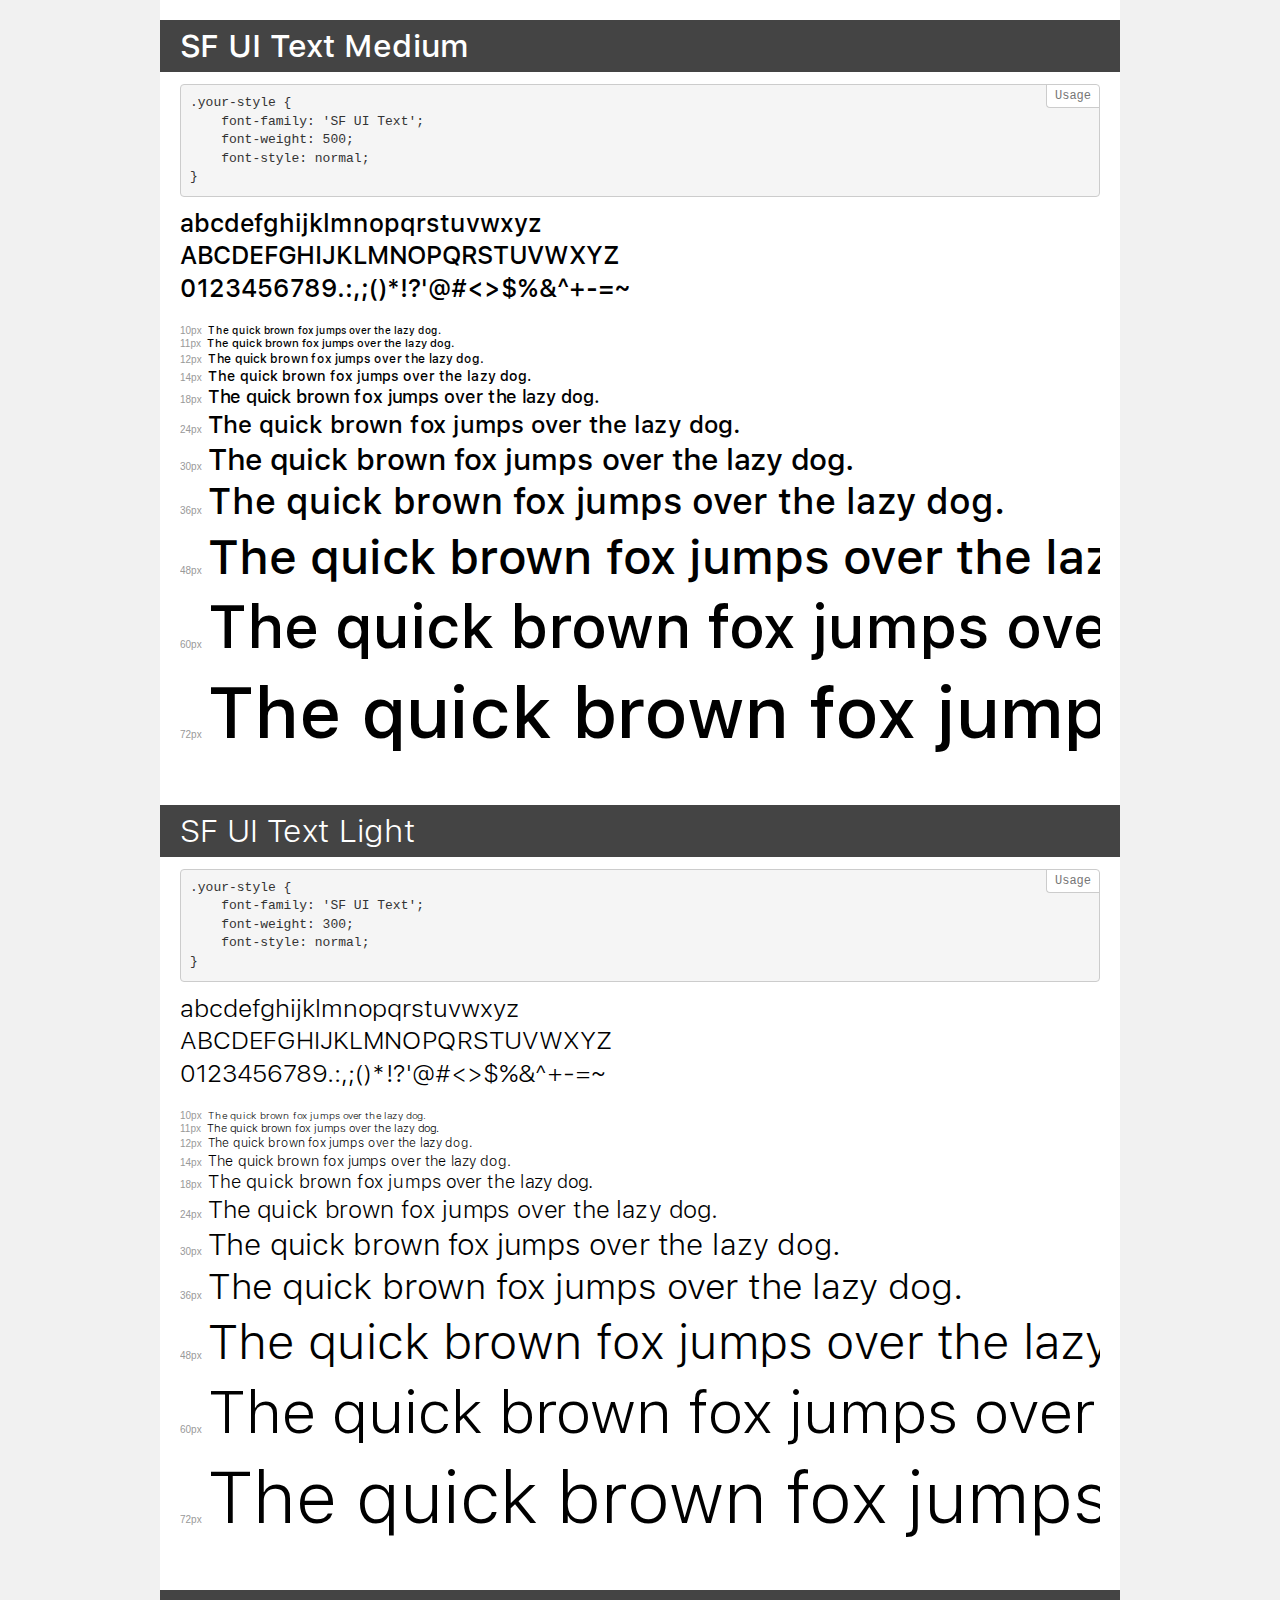
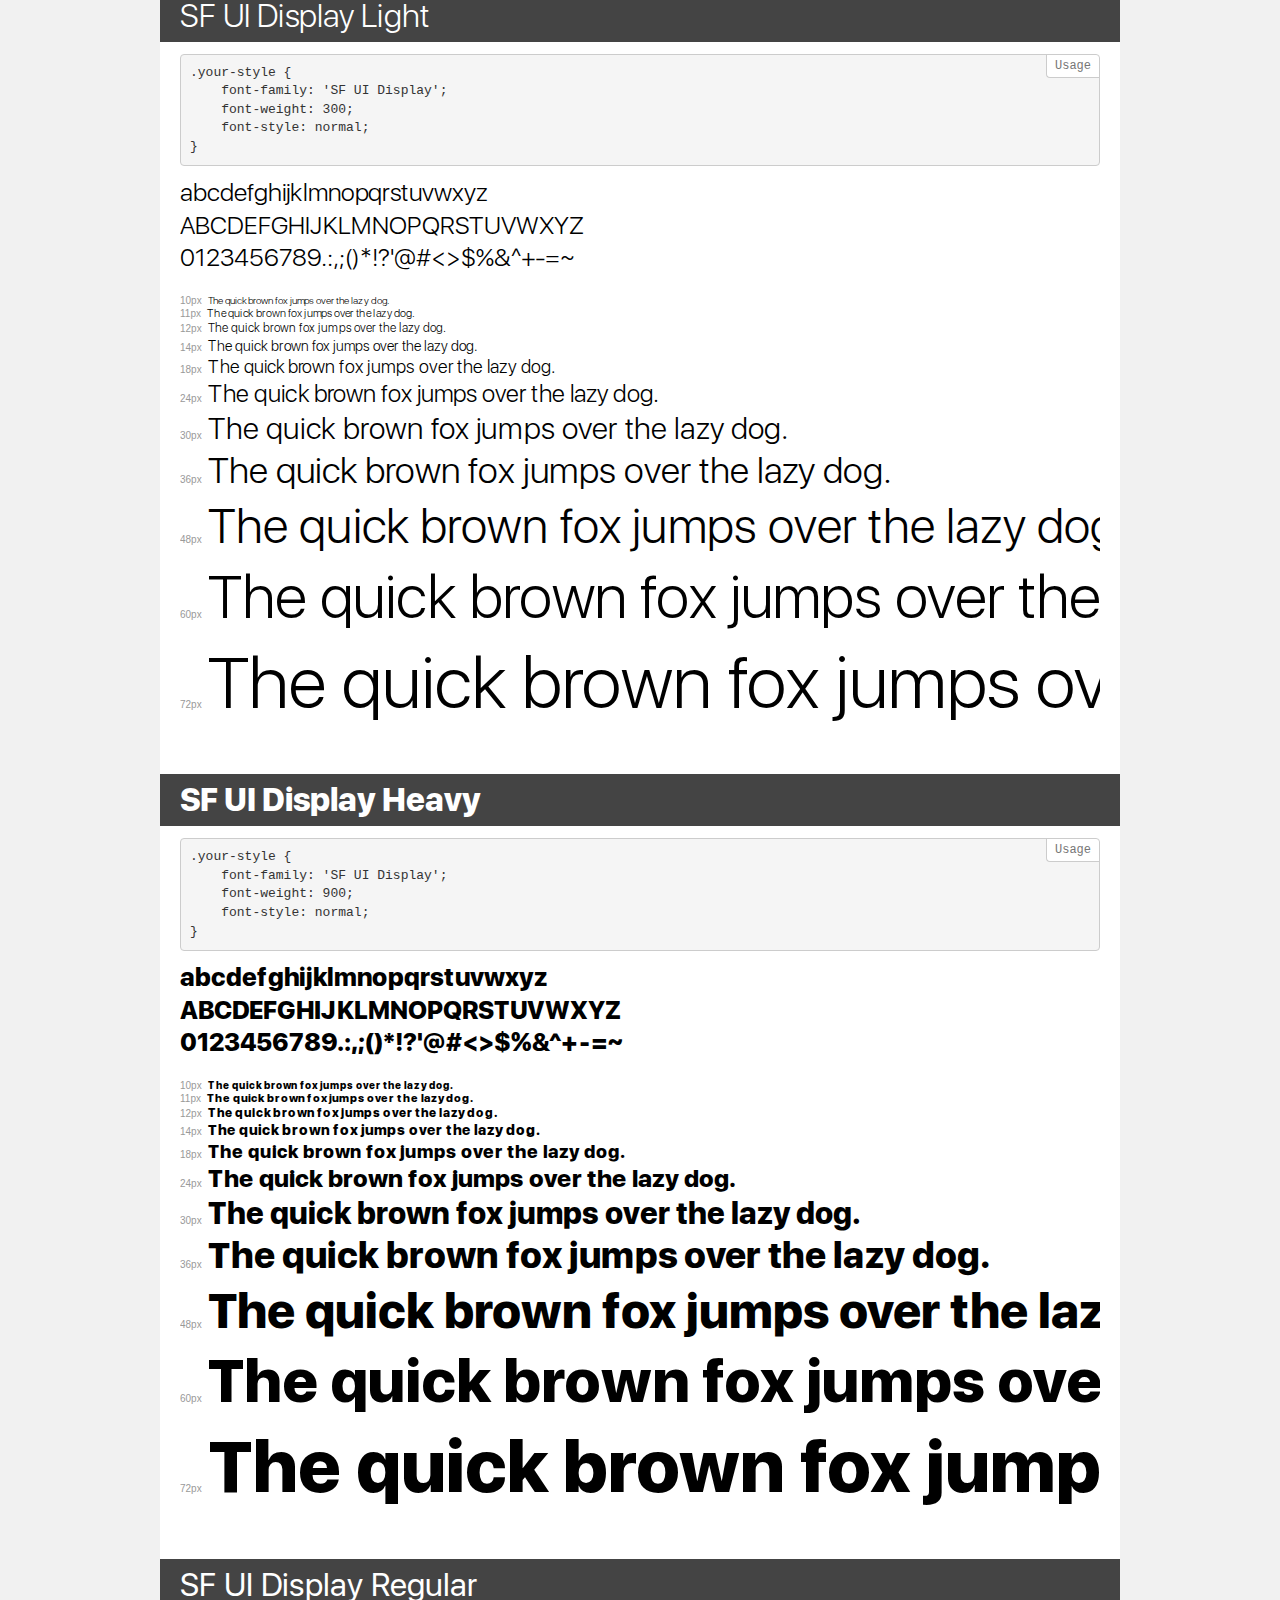
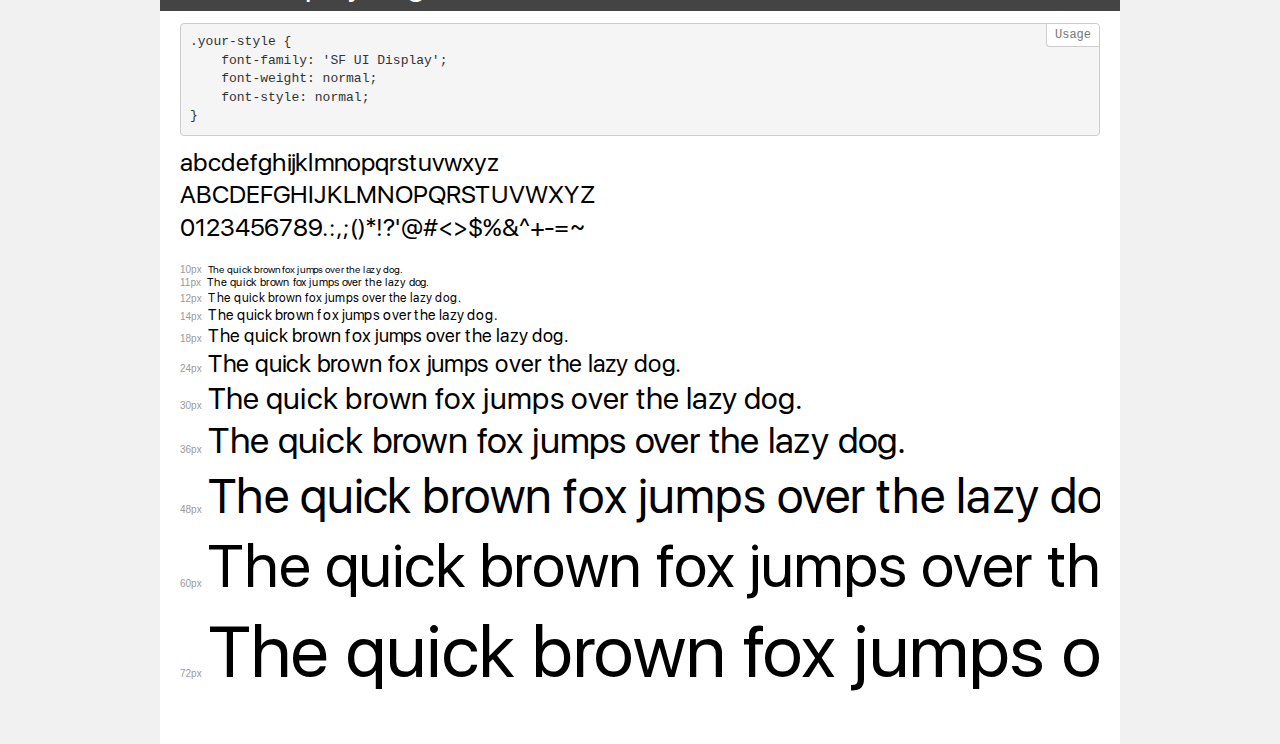
<file: fonts/demo.html>
<!DOCTYPE html>
<html>
<head>
    <meta charset="utf-8">
    <meta http-equiv="X-UA-Compatible" content="IE=edge">
    <meta name="viewport" content="width=device-width, initial-scale=1">
    <meta name="robots" content="noindex, noarchive">
    <meta name="format-detection" content="telephone=no">
    <title>Transfonter demo</title>
    <link href="stylesheet.css" rel="stylesheet">
    <style>
        /*
        http://meyerweb.com/eric/tools/css/reset/
        v2.0 | 20110126
        License: none (public domain)
        */
        html, body, div, span, applet, object, iframe,
        h1, h2, h3, h4, h5, h6, p, blockquote, pre,
        a, abbr, acronym, address, big, cite, code,
        del, dfn, em, img, ins, kbd, q, s, samp,
        small, strike, strong, sub, sup, tt, var,
        b, u, i, center,
        dl, dt, dd, ol, ul, li,
        fieldset, form, label, legend,
        table, caption, tbody, tfoot, thead, tr, th, td,
        article, aside, canvas, details, embed,
        figure, figcaption, footer, header, hgroup,
        menu, nav, output, ruby, section, summary,
        time, mark, audio, video {
            margin: 0;
            padding: 0;
            border: 0;
            font-size: 100%;
            font: inherit;
            vertical-align: baseline;
        }
        /* HTML5 display-role reset for older browsers */
        article, aside, details, figcaption, figure,
        footer, header, hgroup, menu, nav, section {
            display: block;
        }
        body {
            line-height: 1;
        }
        ol, ul {
            list-style: none;
        }
        blockquote, q {
            quotes: none;
        }
        blockquote:before, blockquote:after,
        q:before, q:after {
            content: '';
            content: none;
        }
        table {
            border-collapse: collapse;
            border-spacing: 0;
        }
        /* common styles */
        body {
            background: #f1f1f1;
            color: #000;
        }
        .page {
            background: #fff;
            width: 920px;
            margin: 0 auto;
            padding: 20px 20px 0 20px;
            overflow: hidden;
        }
        .font-container {
            overflow-x: auto;
            overflow-y: hidden;
            margin-bottom: 40px;
            line-height: 1.3;
            white-space: nowrap;
            padding-bottom: 5px;
        }
        h1 {
            position: relative;
            background: #444;
            font-size: 32px;
            color: #fff;
            padding: 10px 20px;
            margin: 0 -20px 12px -20px;
        }
        .letters {
            font-size: 25px;
            margin-bottom: 20px;
        }
        .s10:before {
            content: '10px';
        }
        .s11:before {
            content: '11px';
        }
        .s12:before {
            content: '12px';
        }
        .s14:before {
            content: '14px';
        }
        .s18:before {
            content: '18px';
        }
        .s24:before {
            content: '24px';
        }
        .s30:before {
            content: '30px';
        }
        .s36:before {
            content: '36px';
        }
        .s48:before {
            content: '48px';
        }
        .s60:before {
            content: '60px';
        }
        .s72:before {
            content: '72px';
        }
        .s10:before, .s11:before, .s12:before, .s14:before,
        .s18:before, .s24:before, .s30:before, .s36:before,
        .s48:before, .s60:before, .s72:before {
            font-family: Arial, sans-serif;
            font-size: 10px;
            font-weight: normal;
            font-style: normal;
            color: #999;
            padding-right: 6px;
        }
        pre {
            display: block;
            position: relative;
            padding: 9px;
            margin: 0 0 10px;
            font-family: Monaco, Menlo, Consolas, "Courier New", monospace !important;
            font-size: 13px;
            line-height: 1.428571429;
            color: #333;
            font-weight: normal !important;
            font-style: normal !important;
            background-color: #f5f5f5;
            border: 1px solid #ccc;
            overflow-x: auto;
            border-radius: 4px;
        }
        pre:after {
            display: block;
            position: absolute;
            right: 0;
            top: 0;
            content: 'Usage';
            line-height: 1;
            padding: 5px 8px;
            font-size: 12px;
            color: #767676;
            background-color: #fff;
            border: 1px solid #ccc;
            border-right: none;
            border-top: none;
            border-radius: 0 4px 0 4px;
            z-index: 10;
        }
        /* responsive */
        @media (max-width: 959px) {
            .page {
                width: auto;
                margin: 0;
            }
        }
    </style>
</head>
<body>
<div class="page">
    <div class="demo" style="font-family: 'SF UI Text'; font-weight: 500; font-style: normal;">
        <h1>SF UI Text Medium</h1>
        <pre>.your-style {
    font-family: 'SF UI Text';
    font-weight: 500;
    font-style: normal;
}</pre>
        <div class="font-container">
            <p class="letters">
                abcdefghijklmnopqrstuvwxyz<br>
ABCDEFGHIJKLMNOPQRSTUVWXYZ<br>
                0123456789.:,;()*!?'@#<>$%&^+-=~
            </p>
            <p class="s10" style="font-size: 10px;">The quick brown fox jumps over the lazy dog.</p>
            <p class="s11" style="font-size: 11px;">The quick brown fox jumps over the lazy dog.</p>
            <p class="s12" style="font-size: 12px;">The quick brown fox jumps over the lazy dog.</p>
            <p class="s14" style="font-size: 14px;">The quick brown fox jumps over the lazy dog.</p>
            <p class="s18" style="font-size: 18px;">The quick brown fox jumps over the lazy dog.</p>
            <p class="s24" style="font-size: 24px;">The quick brown fox jumps over the lazy dog.</p>
            <p class="s30" style="font-size: 30px;">The quick brown fox jumps over the lazy dog.</p>
            <p class="s36" style="font-size: 36px;">The quick brown fox jumps over the lazy dog.</p>
            <p class="s48" style="font-size: 48px;">The quick brown fox jumps over the lazy dog.</p>
            <p class="s60" style="font-size: 60px;">The quick brown fox jumps over the lazy dog.</p>
            <p class="s72" style="font-size: 72px;">The quick brown fox jumps over the lazy dog.</p>
        </div>
    </div>
    <div class="demo" style="font-family: 'SF UI Text'; font-weight: 300; font-style: normal;">
        <h1>SF UI Text Light</h1>
        <pre>.your-style {
    font-family: 'SF UI Text';
    font-weight: 300;
    font-style: normal;
}</pre>
        <div class="font-container">
            <p class="letters">
                abcdefghijklmnopqrstuvwxyz<br>
ABCDEFGHIJKLMNOPQRSTUVWXYZ<br>
                0123456789.:,;()*!?'@#<>$%&^+-=~
            </p>
            <p class="s10" style="font-size: 10px;">The quick brown fox jumps over the lazy dog.</p>
            <p class="s11" style="font-size: 11px;">The quick brown fox jumps over the lazy dog.</p>
            <p class="s12" style="font-size: 12px;">The quick brown fox jumps over the lazy dog.</p>
            <p class="s14" style="font-size: 14px;">The quick brown fox jumps over the lazy dog.</p>
            <p class="s18" style="font-size: 18px;">The quick brown fox jumps over the lazy dog.</p>
            <p class="s24" style="font-size: 24px;">The quick brown fox jumps over the lazy dog.</p>
            <p class="s30" style="font-size: 30px;">The quick brown fox jumps over the lazy dog.</p>
            <p class="s36" style="font-size: 36px;">The quick brown fox jumps over the lazy dog.</p>
            <p class="s48" style="font-size: 48px;">The quick brown fox jumps over the lazy dog.</p>
            <p class="s60" style="font-size: 60px;">The quick brown fox jumps over the lazy dog.</p>
            <p class="s72" style="font-size: 72px;">The quick brown fox jumps over the lazy dog.</p>
        </div>
    </div>
    <div class="demo" style="font-family: 'SF UI Display'; font-weight: 300; font-style: normal;">
        <h1>SF UI Display Light</h1>
        <pre>.your-style {
    font-family: 'SF UI Display';
    font-weight: 300;
    font-style: normal;
}</pre>
        <div class="font-container">
            <p class="letters">
                abcdefghijklmnopqrstuvwxyz<br>
ABCDEFGHIJKLMNOPQRSTUVWXYZ<br>
                0123456789.:,;()*!?'@#<>$%&^+-=~
            </p>
            <p class="s10" style="font-size: 10px;">The quick brown fox jumps over the lazy dog.</p>
            <p class="s11" style="font-size: 11px;">The quick brown fox jumps over the lazy dog.</p>
            <p class="s12" style="font-size: 12px;">The quick brown fox jumps over the lazy dog.</p>
            <p class="s14" style="font-size: 14px;">The quick brown fox jumps over the lazy dog.</p>
            <p class="s18" style="font-size: 18px;">The quick brown fox jumps over the lazy dog.</p>
            <p class="s24" style="font-size: 24px;">The quick brown fox jumps over the lazy dog.</p>
            <p class="s30" style="font-size: 30px;">The quick brown fox jumps over the lazy dog.</p>
            <p class="s36" style="font-size: 36px;">The quick brown fox jumps over the lazy dog.</p>
            <p class="s48" style="font-size: 48px;">The quick brown fox jumps over the lazy dog.</p>
            <p class="s60" style="font-size: 60px;">The quick brown fox jumps over the lazy dog.</p>
            <p class="s72" style="font-size: 72px;">The quick brown fox jumps over the lazy dog.</p>
        </div>
    </div>
    <div class="demo" style="font-family: 'SF UI Display'; font-weight: 900; font-style: normal;">
        <h1>SF UI Display Heavy</h1>
        <pre>.your-style {
    font-family: 'SF UI Display';
    font-weight: 900;
    font-style: normal;
}</pre>
        <div class="font-container">
            <p class="letters">
                abcdefghijklmnopqrstuvwxyz<br>
ABCDEFGHIJKLMNOPQRSTUVWXYZ<br>
                0123456789.:,;()*!?'@#<>$%&^+-=~
            </p>
            <p class="s10" style="font-size: 10px;">The quick brown fox jumps over the lazy dog.</p>
            <p class="s11" style="font-size: 11px;">The quick brown fox jumps over the lazy dog.</p>
            <p class="s12" style="font-size: 12px;">The quick brown fox jumps over the lazy dog.</p>
            <p class="s14" style="font-size: 14px;">The quick brown fox jumps over the lazy dog.</p>
            <p class="s18" style="font-size: 18px;">The quick brown fox jumps over the lazy dog.</p>
            <p class="s24" style="font-size: 24px;">The quick brown fox jumps over the lazy dog.</p>
            <p class="s30" style="font-size: 30px;">The quick brown fox jumps over the lazy dog.</p>
            <p class="s36" style="font-size: 36px;">The quick brown fox jumps over the lazy dog.</p>
            <p class="s48" style="font-size: 48px;">The quick brown fox jumps over the lazy dog.</p>
            <p class="s60" style="font-size: 60px;">The quick brown fox jumps over the lazy dog.</p>
            <p class="s72" style="font-size: 72px;">The quick brown fox jumps over the lazy dog.</p>
        </div>
    </div>
    <div class="demo" style="font-family: 'SF UI Display'; font-weight: normal; font-style: normal;">
        <h1>SF UI Display Regular</h1>
        <pre>.your-style {
    font-family: 'SF UI Display';
    font-weight: normal;
    font-style: normal;
}</pre>
        <div class="font-container">
            <p class="letters">
                abcdefghijklmnopqrstuvwxyz<br>
ABCDEFGHIJKLMNOPQRSTUVWXYZ<br>
                0123456789.:,;()*!?'@#<>$%&^+-=~
            </p>
            <p class="s10" style="font-size: 10px;">The quick brown fox jumps over the lazy dog.</p>
            <p class="s11" style="font-size: 11px;">The quick brown fox jumps over the lazy dog.</p>
            <p class="s12" style="font-size: 12px;">The quick brown fox jumps over the lazy dog.</p>
            <p class="s14" style="font-size: 14px;">The quick brown fox jumps over the lazy dog.</p>
            <p class="s18" style="font-size: 18px;">The quick brown fox jumps over the lazy dog.</p>
            <p class="s24" style="font-size: 24px;">The quick brown fox jumps over the lazy dog.</p>
            <p class="s30" style="font-size: 30px;">The quick brown fox jumps over the lazy dog.</p>
            <p class="s36" style="font-size: 36px;">The quick brown fox jumps over the lazy dog.</p>
            <p class="s48" style="font-size: 48px;">The quick brown fox jumps over the lazy dog.</p>
            <p class="s60" style="font-size: 60px;">The quick brown fox jumps over the lazy dog.</p>
            <p class="s72" style="font-size: 72px;">The quick brown fox jumps over the lazy dog.</p>
        </div>
    </div>
</div>
</body>
</html>
</file>
<file: fonts/stylesheet.css>
@font-face {
    font-family: 'SF UI Text';
    src: url('SFUIText-Medium.eot');
    src: url('SFUIText-Medium.eot?#iefix') format('embedded-opentype'),
        url('SFUIText-Medium.woff') format('woff'),
        url('SFUIText-Medium.ttf') format('truetype');
    font-weight: 500;
    font-style: normal;
}

@font-face {
    font-family: 'SF UI Text';
    src: url('SFUIText-Light.eot');
    src: url('SFUIText-Light.eot?#iefix') format('embedded-opentype'),
        url('SFUIText-Light.woff') format('woff'),
        url('SFUIText-Light.ttf') format('truetype');
    font-weight: 300;
    font-style: normal;
}

@font-face {
    font-family: 'SF UI Display';
    src: url('SFUIDisplay-Light.eot');
    src: url('SFUIDisplay-Light.eot?#iefix') format('embedded-opentype'),
        url('SFUIDisplay-Light.woff') format('woff'),
        url('SFUIDisplay-Light.ttf') format('truetype');
    font-weight: 300;
    font-style: normal;
}

@font-face {
    font-family: 'SF UI Display';
    src: url('SFUIDisplay-Heavy.eot');
    src: url('SFUIDisplay-Heavy.eot?#iefix') format('embedded-opentype'),
        url('SFUIDisplay-Heavy.woff') format('woff'),
        url('SFUIDisplay-Heavy.ttf') format('truetype');
    font-weight: 900;
    font-style: normal;
}

@font-face {
    font-family: 'SF UI Display';
    src: url('SFUIDisplay-Regular.eot');
    src: url('SFUIDisplay-Regular.eot?#iefix') format('embedded-opentype'),
        url('SFUIDisplay-Regular.woff') format('woff'),
        url('SFUIDisplay-Regular.ttf') format('truetype');
    font-weight: normal;
    font-style: normal;
}
</file>
